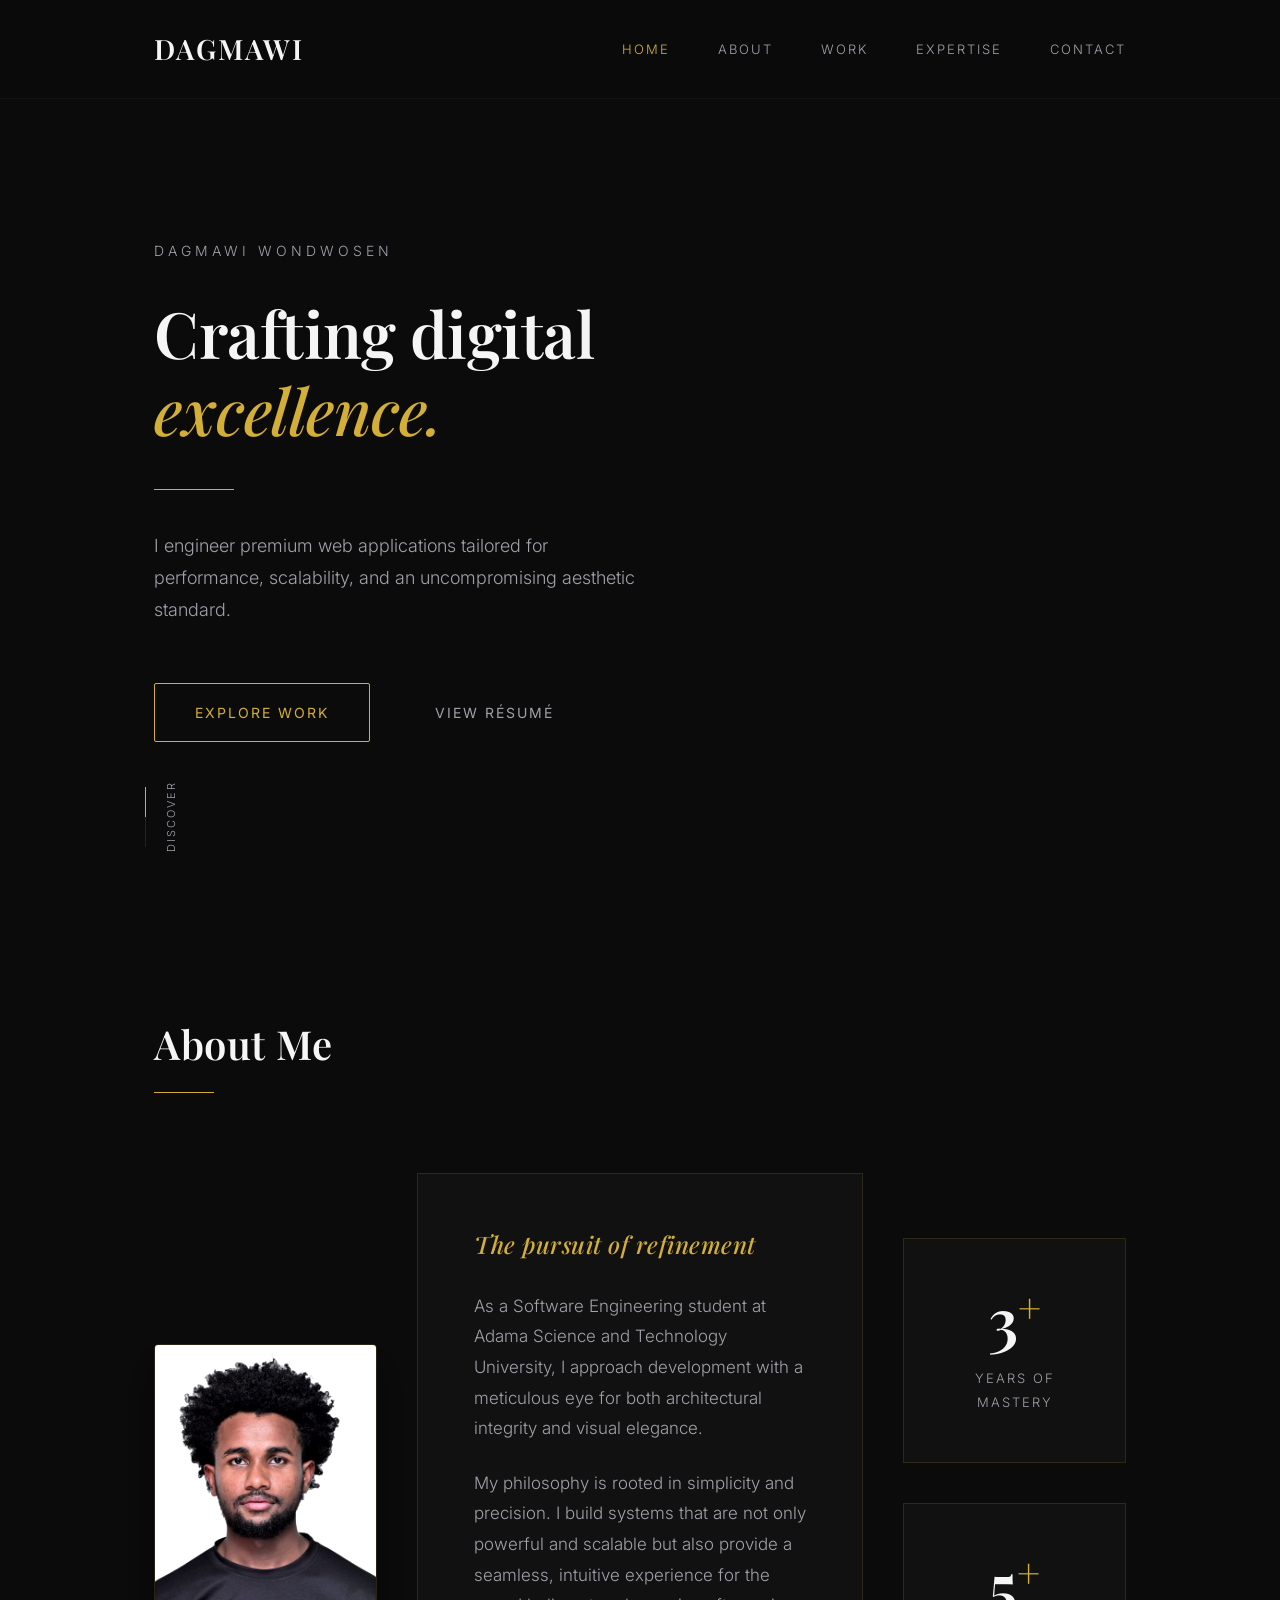
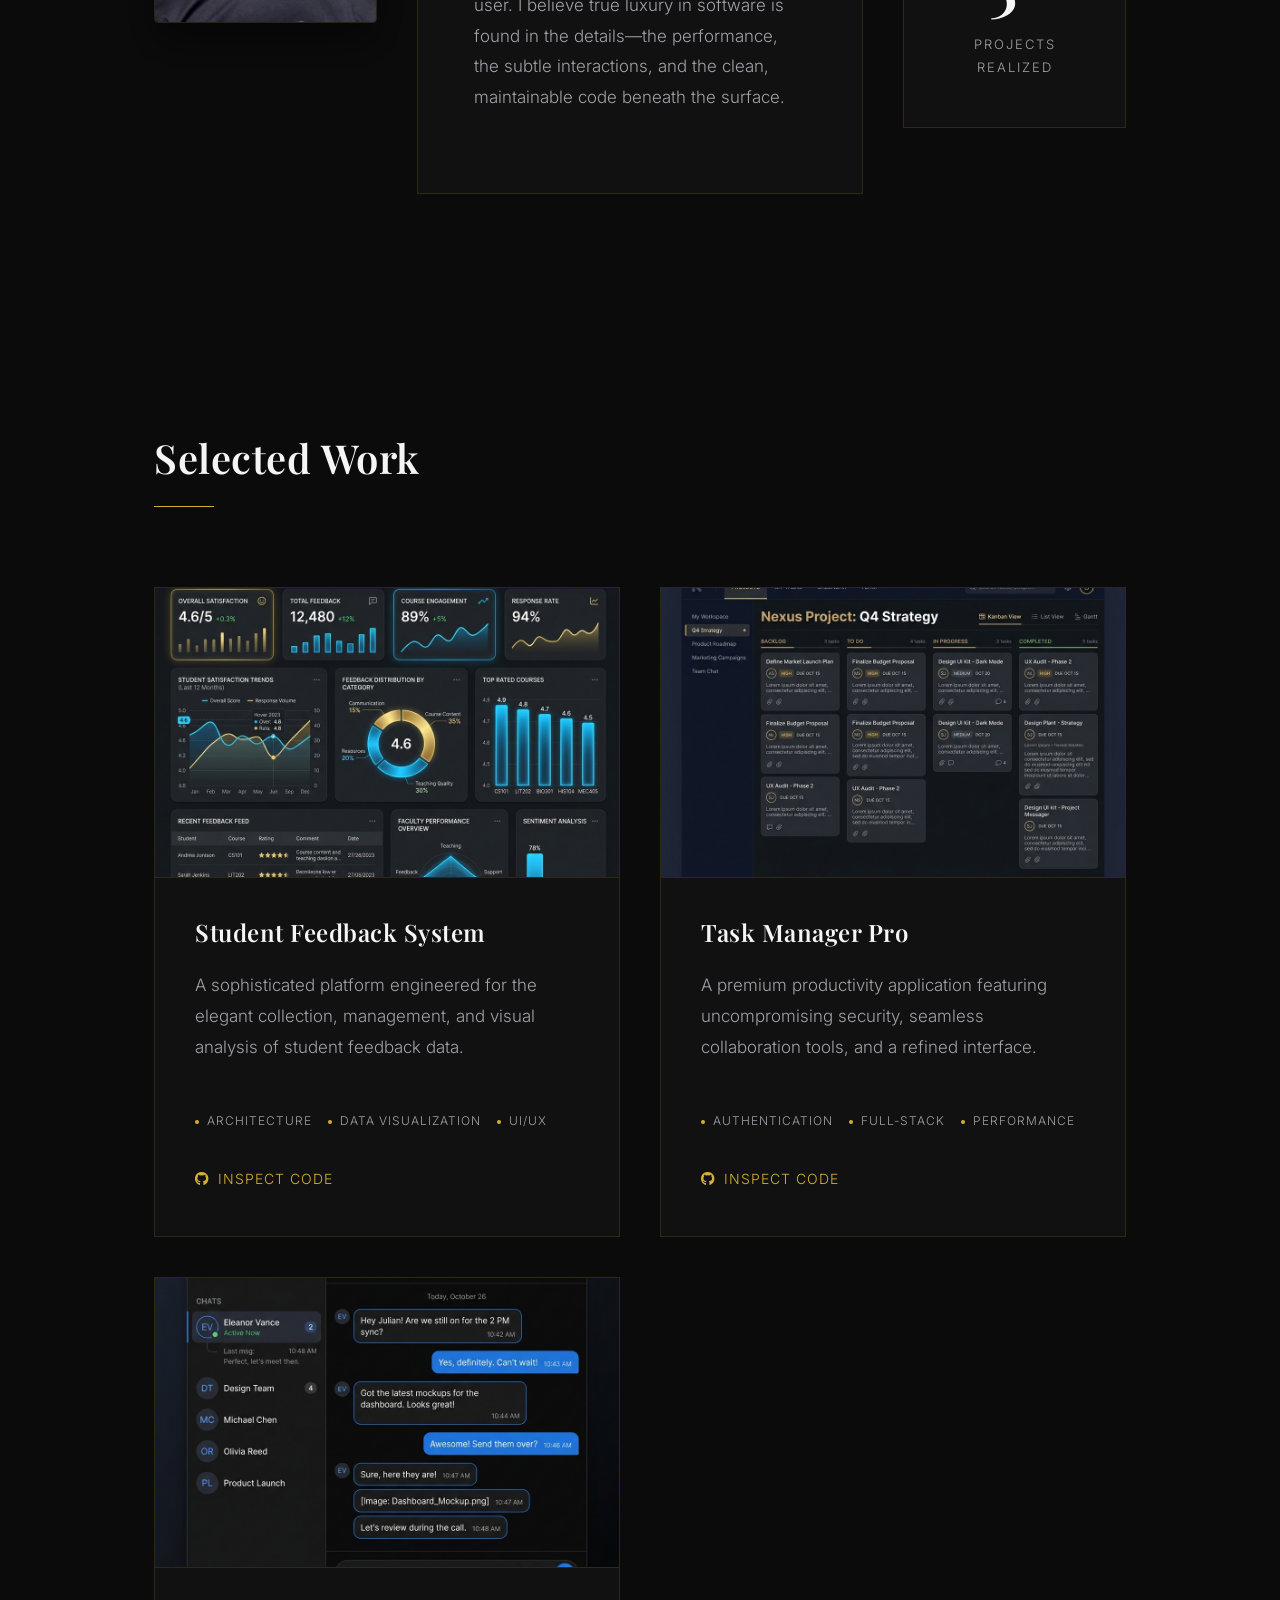
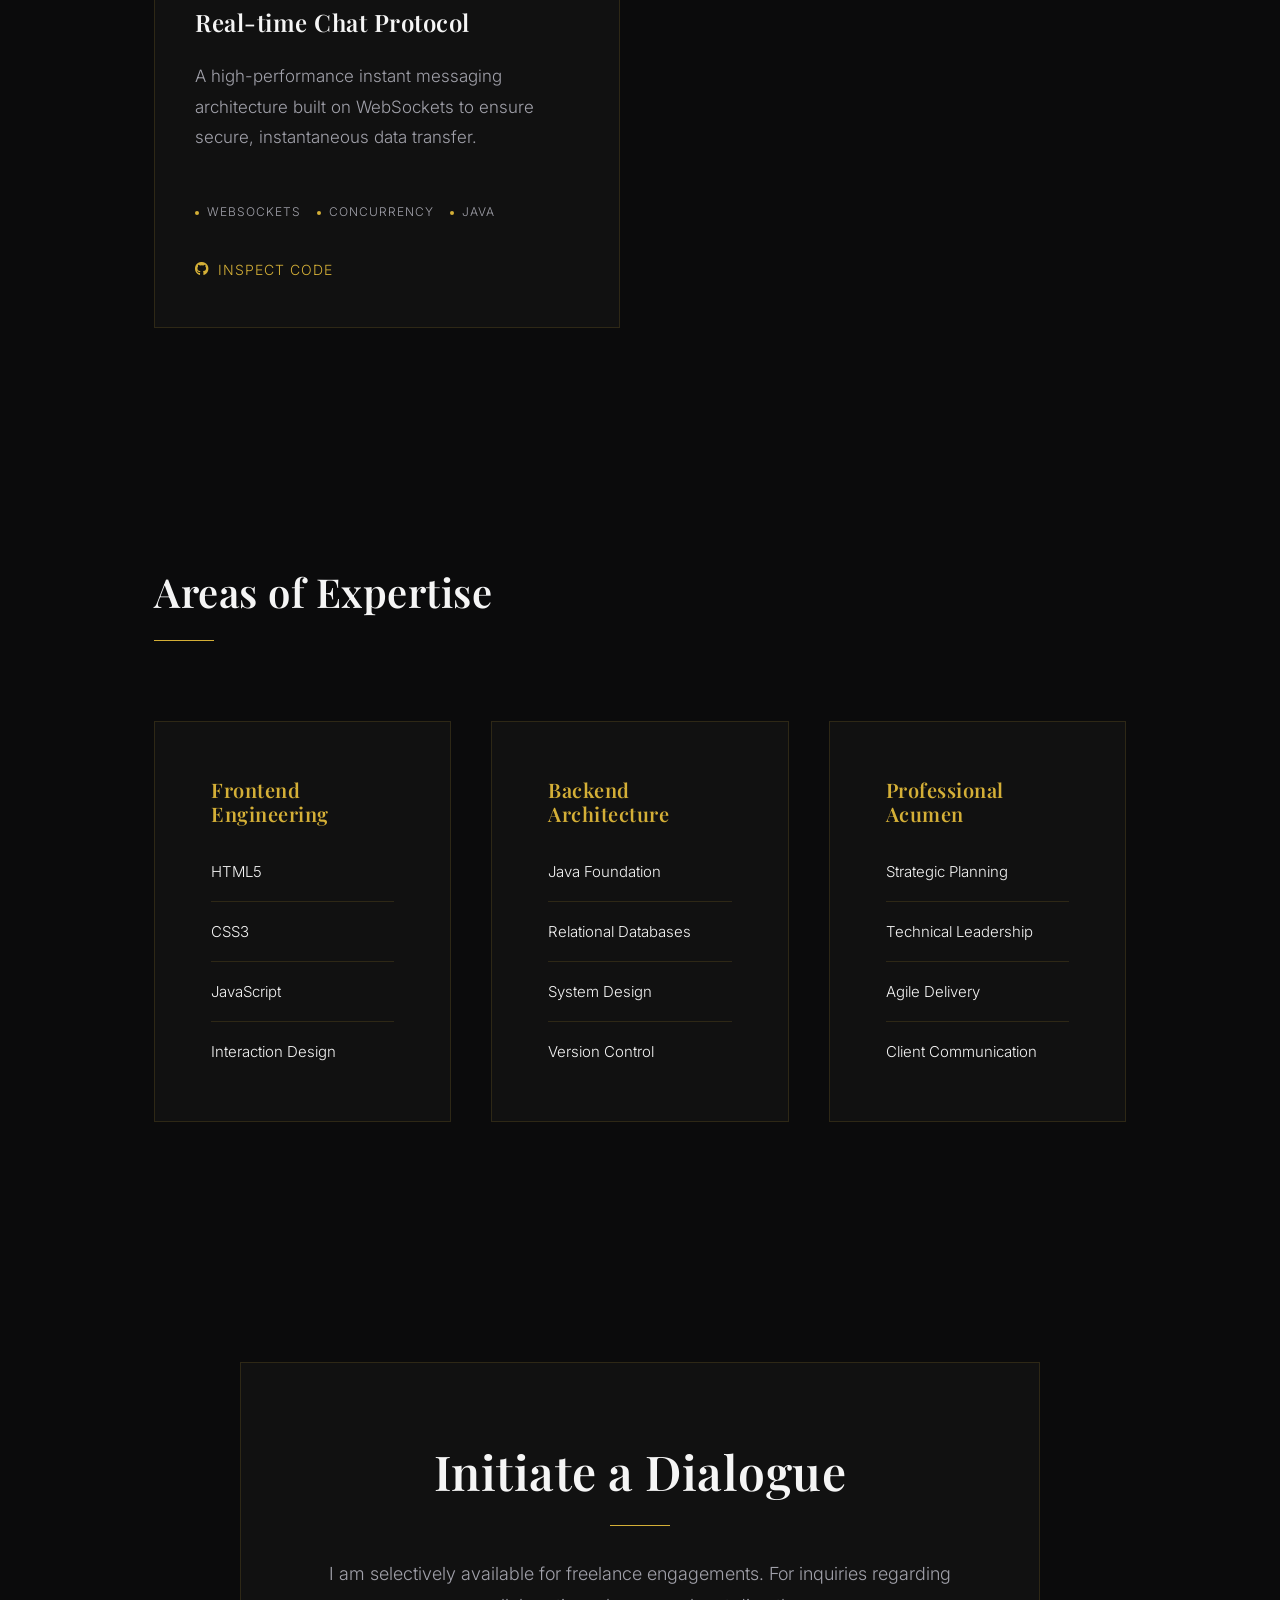
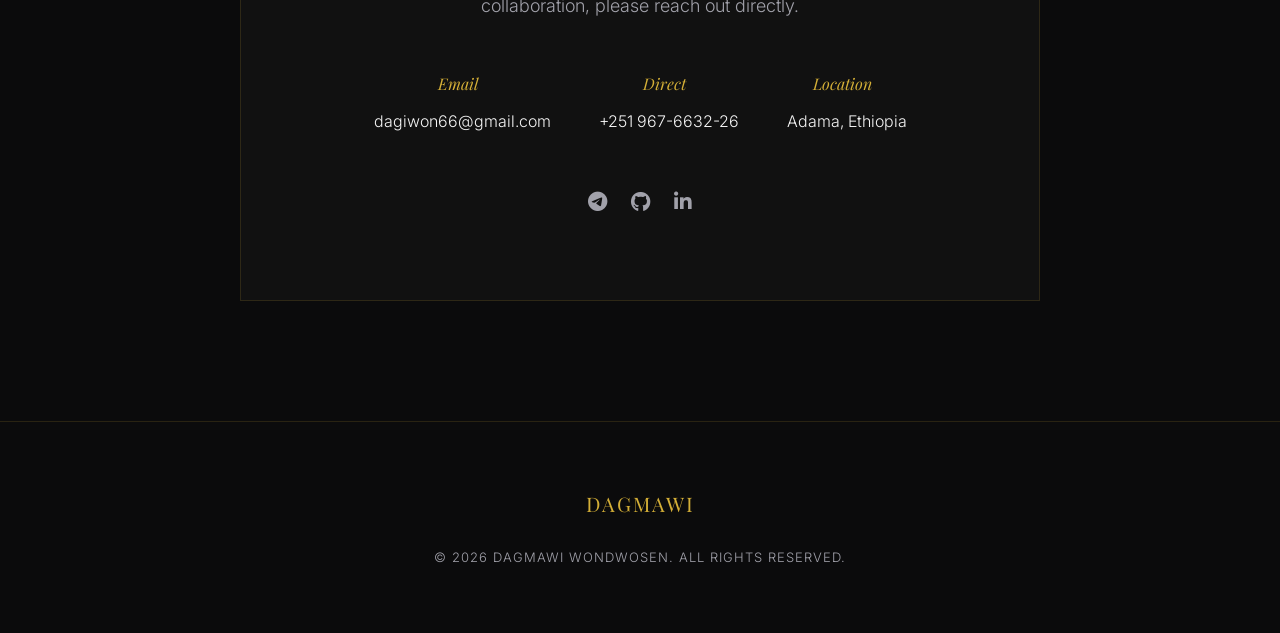
<file: index.html>
<!DOCTYPE html>
<html lang="en">

<head>
    <meta charset="UTF-8">
    <meta name="viewport" content="width=device-width, initial-scale=1.0">
    <title>Dagmawi Wondwosen | Web Developer</title>
    <!-- Fonts -->
    <link rel="preconnect" href="https://fonts.googleapis.com">
    <link rel="preconnect" href="https://fonts.gstatic.com" crossorigin>
    <link
        href="https://fonts.googleapis.com/css2?family=Inter:wght@300;400;500&family=Playfair+Display:ital,wght@0,500;0,600;0,700;1,500&display=swap"
        rel="stylesheet">
    <!-- Icons -->
    <link rel="stylesheet" href="https://cdnjs.cloudflare.com/ajax/libs/font-awesome/6.5.0/css/all.min.css">
    <!-- CSS -->
    <link rel="stylesheet" href="style.css">
</head>

<body>

    <!-- Header & Navigation -->
    <header>
        <nav class="main-nav">
            <a href="#home" class="logo">Dagmawi</a>
            <ul class="nav-links">
                <li><a href="#home" class="active">Home</a></li>
                <li><a href="#about">About</a></li>
                <li><a href="#projects">Work</a></li>
                <li><a href="#skills">Expertise</a></li>
                <li><a href="#contact">Contact</a></li>
            </ul>
            <div class="menu-toggle">
                <i class="fas fa-bars"></i>
            </div>
        </nav>
    </header>

    <main>
        <!-- Home / Hero Section -->
        <section id="home" class="hero">
            <div class="hero-content">
                <div class="hero-text">
                    <p class="greeting reveal-up">Dagmawi Wondwosen</p>
                    <h1 class="title reveal-up delay-1">
                        Crafting digital <br>
                        <em>excellence.</em>
                    </h1>
                    <div class="gold-line reveal-up delay-2"></div>
                    <p class="description reveal-up delay-3">
                        I engineer premium web applications tailored for performance, scalability, and an uncompromising
                        aesthetic standard.
                    </p>
                    <div class="hero-actions reveal-up delay-4">
                        <a href="#projects" class="btn primary-btn">
                            Explore Work
                        </a>
                        <a href="cv.html" target="_blank" class="btn secondary-btn">
                            View Résumé
                        </a>
                    </div>
                </div>
            </div>

            <div class="scroll-indicator">
                <div class="scroll-line"></div>
                <span>Discover</span>
            </div>
        </section>

        <!-- About Section -->
        <section id="about" class="about section-spacing">
            <div class="section-header reveal-up">
                <h2>About Me</h2>
                <div class="gold-divider"></div>
            </div>

            <div class="about-grid">
                <div class="about-image-container reveal-up">
                    <img src="images/profile.jpg" alt="Dagmawi Wondwosen" class="profile-image">
                </div>
                <div class="about-text luxury-card reveal-up delay-1">
                    <h3>The pursuit of refinement</h3>
                    <p>As a Software Engineering student at Adama Science and Technology University, I approach
                        development with a meticulous eye for both architectural integrity and visual elegance.</p>
                    <p>My philosophy is rooted in simplicity and precision. I build systems that are not only powerful
                        and scalable but also provide a seamless, intuitive experience for the user. I believe true
                        luxury in software is found in the details—the performance, the subtle interactions, and the
                        clean, maintainable code beneath the surface.</p>
                </div>
                <div class="stats-container">
                    <div class="stat-box luxury-card reveal-up delay-1">
                        <h3 class="stat-number">3<span class="gold-plus">+</span></h3>
                        <p class="stat-label">Years of Mastery</p>
                    </div>
                    <div class="stat-box luxury-card reveal-up delay-2">
                        <h3 class="stat-number">5<span class="gold-plus">+</span></h3>
                        <p class="stat-label">Projects Realized</p>
                    </div>
                </div>
            </div>
        </section>

        <!-- Projects Section -->
        <section id="projects" class="projects section-spacing">
            <div class="section-header reveal-up">
                <h2>Selected Work</h2>
                <div class="gold-divider"></div>
            </div>

            <div class="project-showcase">
                <!-- Project 1 -->
                <div class="project-card luxury-card reveal-up">
                    <div class="project-image-wrapper">
                        <img src="images/project1.png" alt="Student Feedback System" class="project-image">
                    </div>
                    <div class="project-content">
                        <h3>Student Feedback System</h3>
                        <p>A sophisticated platform engineered for the elegant collection, management, and visual
                            analysis of student feedback data.</p>
                        <div class="project-tags">
                            <span>Architecture</span>
                            <span>Data Visualization</span>
                            <span>UI/UX</span>
                        </div>
                        <div class="project-links mt-32">
                            <a href="https://github.com/dreykov69/Student-Feedback-and-evaluation-System"
                                target="_blank" rel="noopener noreferrer" class="btn-text">
                                <i class="fab fa-github"></i> Inspect Code
                            </a>
                        </div>
                    </div>
                </div>

                <!-- Project 2 -->
                <div class="project-card luxury-card reveal-up delay-1">
                    <div class="project-image-wrapper">
                        <img src="images/project2.png" alt="Task Manager Pro" class="project-image">
                    </div>
                    <div class="project-content">
                        <h3>Task Manager Pro</h3>
                        <p>A premium productivity application featuring uncompromising security, seamless collaboration
                            tools, and a refined interface.</p>
                        <div class="project-tags">
                            <span>Authentication</span>
                            <span>Full-Stack</span>
                            <span>Performance</span>
                        </div>
                        <div class="project-links mt-32">
                            <a href="https://github.com/dreykov69/Task-Manager" target="_blank"
                                rel="noopener noreferrer" class="btn-text">
                                <i class="fab fa-github"></i> Inspect Code
                            </a>
                        </div>
                    </div>
                </div>

                <!-- Project 3 -->
                <div class="project-card luxury-card reveal-up delay-2">
                    <div class="project-image-wrapper">
                        <img src="images/project3.png" alt="Real-time Chat Protocol" class="project-image">
                    </div>
                    <div class="project-content">
                        <h3>Real-time Chat Protocol</h3>
                        <p>A high-performance instant messaging architecture built on WebSockets to ensure secure,
                            instantaneous data transfer.</p>
                        <div class="project-tags">
                            <span>WebSockets</span>
                            <span>Concurrency</span>
                            <span>Java</span>
                        </div>
                        <div class="project-links mt-32">
                            <a href="https://github.com/dreykov69/Chat-App" target="_blank" rel="noopener noreferrer"
                                class="btn-text">
                                <i class="fab fa-github"></i> Inspect Code
                            </a>
                        </div>
                    </div>
                </div>
            </div>
        </section>

        <!-- Skills Section -->
        <section id="skills" class="skills section-spacing">
            <div class="section-header reveal-up">
                <h2>Areas of Expertise</h2>
                <div class="gold-divider"></div>
            </div>

            <div class="skills-grid">
                <div class="skill-category luxury-card reveal-up">
                    <h3>Frontend Engineering</h3>
                    <div class="skill-tags">
                        <span>HTML5</span>
                        <span>CSS3</span>
                        <span>JavaScript</span>
                        <span>Interaction Design</span>
                    </div>
                </div>
                <div class="skill-category luxury-card reveal-up delay-1">
                    <h3>Backend Architecture</h3>
                    <div class="skill-tags">
                        <span>Java Foundation</span>
                        <span>Relational Databases</span>
                        <span>System Design</span>
                        <span>Version Control</span>
                    </div>
                </div>
                <div class="skill-category luxury-card reveal-up delay-2">
                    <h3>Professional Acumen</h3>
                    <div class="skill-tags">
                        <span>Strategic Planning</span>
                        <span>Technical Leadership</span>
                        <span>Agile Delivery</span>
                        <span>Client Communication</span>
                    </div>
                </div>
            </div>
        </section>

        <!-- Contact Section -->
        <section id="contact" class="contact section-spacing">
            <div class="contact-card luxury-card reveal-up">
                <div class="contact-info">
                    <h2>Initiate a Dialogue</h2>
                    <div class="gold-divider center"></div>
                    <p class="mt-32">I am selectively available for freelance engagements. For inquiries regarding
                        collaboration, please reach out directly.</p>

                    <div class="contact-links mt-48">
                        <a href="mailto:dagiwon66@gmail.com" class="contact-item">
                            <span class="gold-accent">Email</span> dagiwon66@gmail.com
                        </a>
                        <a href="tel:+251967663226" class="contact-item">
                            <span class="gold-accent">Direct</span> +251 967-6632-26
                        </a>
                        <div class="contact-item">
                            <span class="gold-accent">Location</span> Adama, Ethiopia
                        </div>
                    </div>

                    <div class="social-links mt-48">
                        <a href="https://t.me/Dagmawi69" target="_blank" rel="noopener noreferrer"
                            aria-label="Telegram"><i class="fab fa-telegram"></i></a>
                        <a href="https://github.com/dreykov69" target="_blank" rel="noopener noreferrer"
                            aria-label="Github"><i class="fab fa-github"></i></a>
                        <a href="https://www.linkedin.com/in/dagmawi-wondwosen-0b7346319/" target="_blank"
                            rel="noopener noreferrer" aria-label="LinkedIn"><i class="fab fa-linkedin-in"></i></a>
                    </div>
                </div>
            </div>
        </section>
    </main>

    <footer>
        <div class="footer-container">
            <a href="#home" class="logo-small">Dagmawi</a>
            <p>&copy; 2026 Dagmawi Wondwosen. All rights reserved.</p>
        </div>
    </footer>

    <script src="script.js"></script>
</body>

</html>
</file>
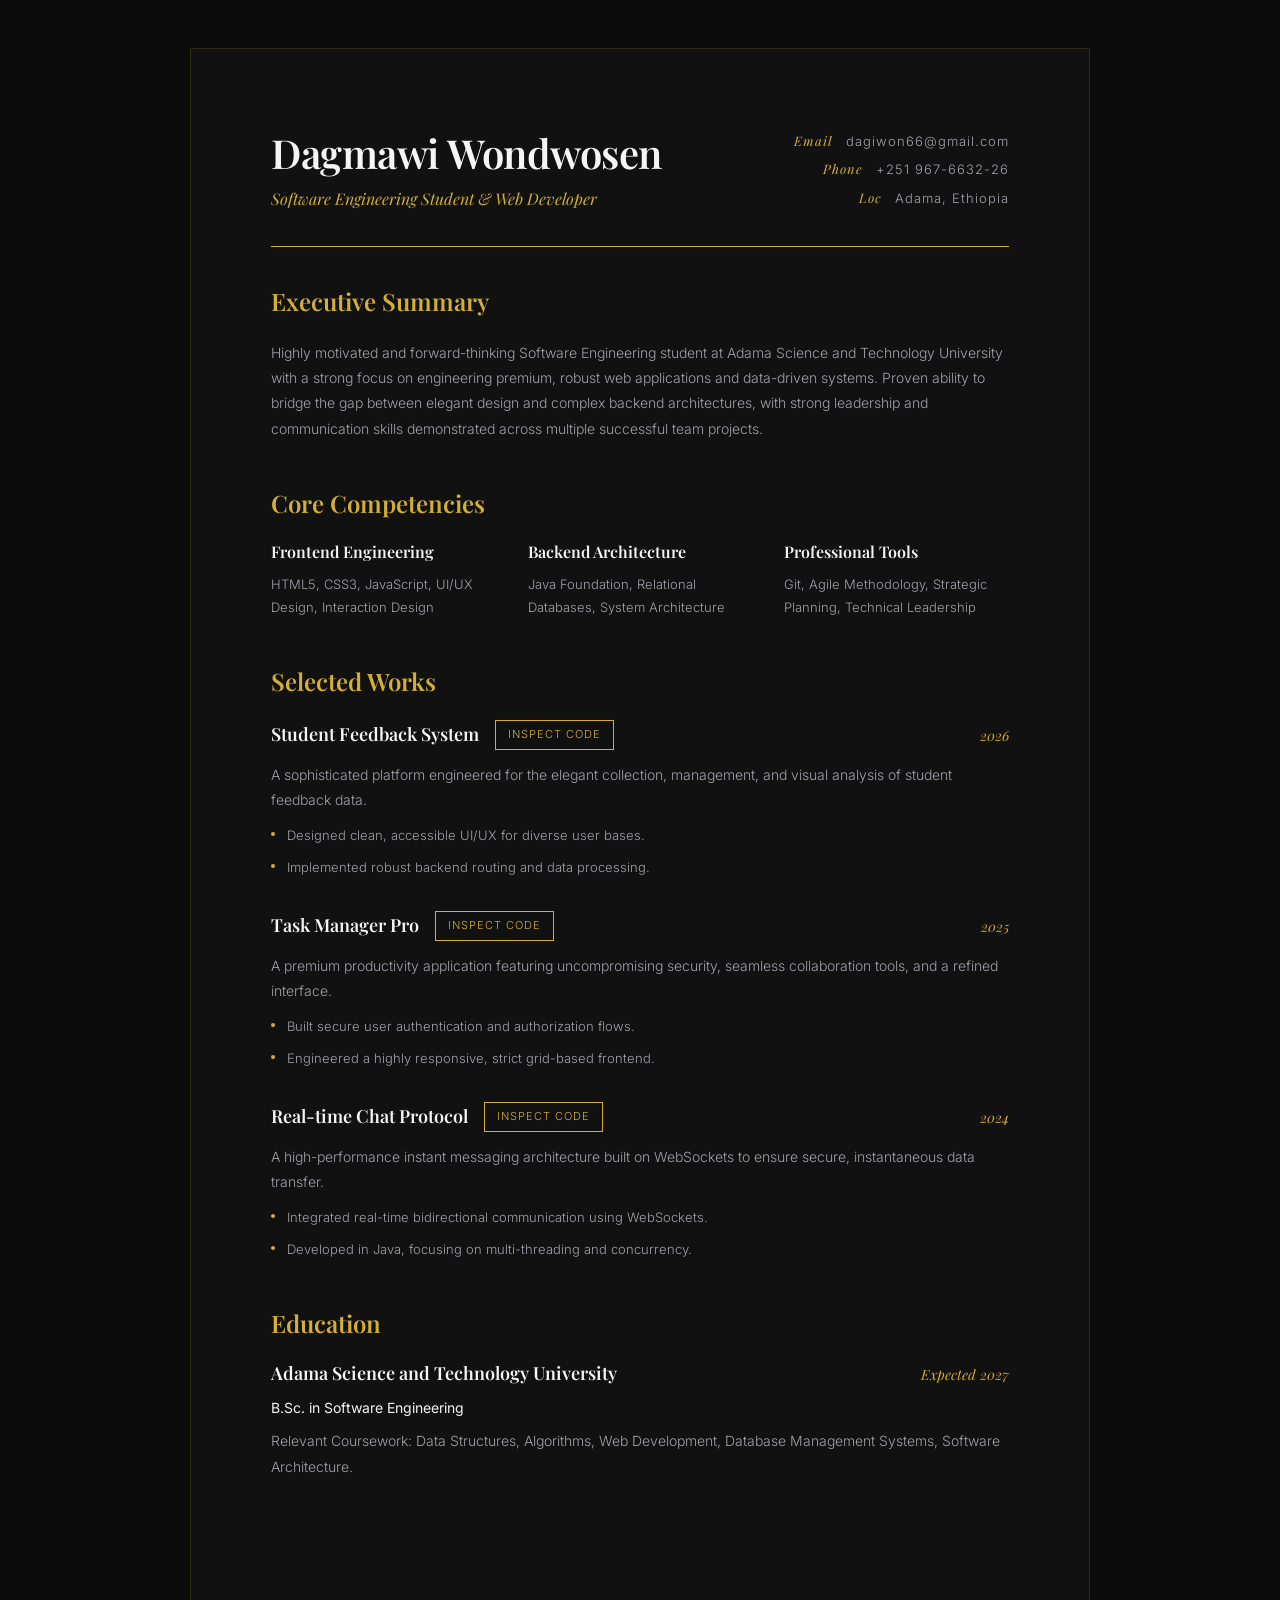
<file: cv.html>
<!DOCTYPE html>
<html lang="en">
<head>
    <meta charset="UTF-8">
    <meta name="viewport" content="width=device-width, initial-scale=1.0">
    <title>Dagmawi Wondwosen - Résumé</title>
    <!-- Fonts -->
    <link rel="preconnect" href="https://fonts.googleapis.com">
    <link rel="preconnect" href="https://fonts.gstatic.com" crossorigin>
    <link href="https://fonts.googleapis.com/css2?family=Inter:wght@300;400;500&family=Playfair+Display:ital,wght@0,500;0,600;0,700;1,500&display=swap" rel="stylesheet">
    <!-- Icons -->
    <link rel="stylesheet" href="https://cdnjs.cloudflare.com/ajax/libs/font-awesome/6.5.0/css/all.min.css">
    <!-- CSS -->
    <link rel="stylesheet" href="cv.css">
</head>
<body>
    <div class="cv-container">
        <!-- Header -->
        <header class="cv-header">
            <div class="header-left">
                <h1>Dagmawi Wondwosen</h1>
                <p class="title">Software Engineering Student & Web Developer</p>
            </div>
            <div class="header-right">
                <p><span class="gold-accent">Email</span> dagiwon66@gmail.com</p>
                <p><span class="gold-accent">Phone</span> +251 967-6632-26</p>
                <p><span class="gold-accent">Loc</span> Adama, Ethiopia</p>
            </div>
        </header>

        <div class="gold-divider"></div>

        <!-- Professional Summary -->
        <section class="cv-section">
            <h2>Executive Summary</h2>
            <p>
                Highly motivated and forward-thinking Software Engineering student at Adama Science and Technology University with a strong focus on engineering premium, robust web applications and data-driven systems. Proven ability to bridge the gap between elegant design and complex backend architectures, with strong leadership and communication skills demonstrated across multiple successful team projects.
            </p>
        </section>

        <!-- Technical Skills -->
        <section class="cv-section">
            <h2>Core Competencies</h2>
            <div class="skills-grid">
                <div class="skill-group">
                    <h3>Frontend Engineering</h3>
                    <p>HTML5, CSS3, JavaScript, UI/UX Design, Interaction Design</p>
                </div>
                <div class="skill-group">
                    <h3>Backend Architecture</h3>
                    <p>Java Foundation, Relational Databases, System Architecture</p>
                </div>
                <div class="skill-group">
                    <h3>Professional Tools</h3>
                    <p>Git, Agile Methodology, Strategic Planning, Technical Leadership</p>
                </div>
            </div>
        </section>

        <!-- Selected Projects -->
        <section class="cv-section">
            <h2>Selected Works</h2>
            
            <div class="project-item">
                <div class="project-header">
                    <div class="project-title-group">
                        <h3>Student Feedback System</h3>
                        <a href="https://github.com/dreykov69/Student-Feedback-and-evaluation-System" class="project-link" target="_blank">Inspect Code</a>
                    </div>
                    <span class="project-date">2026</span>
                </div>
                <p>A sophisticated platform engineered for the elegant collection, management, and visual analysis of student feedback data.</p>
                <ul class="project-bullets">
                    <li>Designed clean, accessible UI/UX for diverse user bases.</li>
                    <li>Implemented robust backend routing and data processing.</li>
                </ul>
            </div>

            <div class="project-item">
                <div class="project-header">
                     <div class="project-title-group">
                        <h3>Task Manager Pro</h3>
                        <a href="https://github.com/dreykov69/Task-Manager" class="project-link" target="_blank">Inspect Code</a>
                    </div>
                    <span class="project-date">2025</span>
                </div>
                <p>A premium productivity application featuring uncompromising security, seamless collaboration tools, and a refined interface.</p>
                <ul class="project-bullets">
                    <li>Built secure user authentication and authorization flows.</li>
                    <li>Engineered a highly responsive, strict grid-based frontend.</li>
                </ul>
            </div>

            <div class="project-item">
                 <div class="project-header">
                    <div class="project-title-group">
                        <h3>Real-time Chat Protocol</h3>
                        <a href="https://github.com/dreykov69/Chat-App" class="project-link" target="_blank">Inspect Code</a>
                    </div>
                    <span class="project-date">2024</span>
                </div>
                <p>A high-performance instant messaging architecture built on WebSockets to ensure secure, instantaneous data transfer.</p>
                <ul class="project-bullets">
                    <li>Integrated real-time bidirectional communication using WebSockets.</li>
                    <li>Developed in Java, focusing on multi-threading and concurrency.</li>
                </ul>
            </div>
        </section>

        <!-- Education -->
        <section class="cv-section">
            <h2>Education</h2>
            <div class="education-item">
                <div class="education-header">
                    <h3>Adama Science and Technology University</h3>
                    <span class="education-date">Expected 2027</span>
                </div>
                <p class="degree">B.Sc. in Software Engineering</p>
                <p>Relevant Coursework: Data Structures, Algorithms, Web Development, Database Management Systems, Software Architecture.</p>
            </div>
        </section>

    </div>
</body>
</html>
</file>
<file: style.css>
:root {
    /* Colors - Premium Luxury Theme */
    --bg-base: #0b0b0c;      /* Deep black */
    --bg-surface: #111111;   /* Near black for cards */
    
    --text-primary: #f5f5f5; /* Soft white */
    --text-secondary: #a1a1aa; /* Muted gray */
    
    --accent-gold: #d4af37;  /* Warm gold */
    --accent-gold-dark: #aa8c2c; /* Darker gold for borders/hover */
    --gold-gradient: linear-gradient(135deg, #d4af37, #f59e0b);
    
    --border-subtle: rgba(212, 175, 55, 0.15); /* Very faint gold border */
    
    /* Typography */
    --font-heading: 'Playfair Display', serif;
    --font-body: 'Inter', sans-serif;
    
    /* Layout */
    --max-width: 1100px;
    --section-padding: 120px; /* Massive spacing for luxury feel */
}

* {
    margin: 0;
    padding: 0;
    box-sizing: border-box;
}

html {
    scroll-behavior: smooth;
    background-color: var(--bg-base);
}

body {
    font-family: var(--font-body);
    background-color: var(--bg-base);
    color: var(--text-primary);
    line-height: 1.8;
    font-size: 16px;
    font-weight: 300;
    -webkit-font-smoothing: antialiased;
    -moz-osx-font-smoothing: grayscale;
}

/* Typography Hierarchy */
h1, h2, h3, h4, .logo {
    font-family: var(--font-heading);
    color: var(--text-primary);
    line-height: 1.2;
    font-weight: 600;
}

h1 { 
    font-size: clamp(40px, 6vw, 64px); 
    letter-spacing: -0.5px;
}

h1 em {
    color: var(--accent-gold);
    font-style: italic;
    font-weight: 500;
}

h2 { 
    font-size: 40px; 
    letter-spacing: 0.5px;
}

h3 { 
    font-size: 24px; 
    letter-spacing: 0.5px;
    color: var(--accent-gold);
}

p {
    color: var(--text-secondary);
    font-size: 17px;
    line-height: 1.8;
    margin-bottom: 24px;
}

.gold-accent {
    color: var(--accent-gold);
    font-family: var(--font-heading);
    font-style: italic;
    margin-right: 8px;
}

/* Layout & Spacing */
.section-spacing {
    padding: var(--section-padding) 5%;
    max-width: var(--max-width);
    margin: 0 auto;
}

.section-header {
    margin-bottom: 80px;
}

.gold-divider {
    width: 60px;
    height: 1px;
    background: var(--accent-gold);
    margin-top: 24px;
}

.gold-divider.center {
    margin: 24px auto 0;
}

.mt-32 { margin-top: 32px; }
.mt-48 { margin-top: 48px; }

/* UI Components */
.btn {
    display: inline-flex;
    align-items: center;
    justify-content: center;
    padding: 16px 40px;
    font-family: var(--font-body);
    font-weight: 400;
    font-size: 14px;
    letter-spacing: 2px;
    text-transform: uppercase;
    text-decoration: none;
    transition: all 0.4s ease;
    cursor: pointer;
    border-radius: 2px;
}

.primary-btn {
    background-color: transparent;
    color: var(--accent-gold);
    border: 1px solid var(--accent-gold);
    position: relative;
    overflow: hidden;
    z-index: 1;
}

.primary-btn::before {
    content: '';
    position: absolute;
    top: 0; left: 0; width: 100%; height: 100%;
    background-color: var(--accent-gold);
    z-index: -1;
    transform: scaleX(0);
    transform-origin: right;
    transition: transform 0.4s ease;
}

.primary-btn:hover {
    color: var(--bg-base);
}

.primary-btn:hover::before {
    transform: scaleX(1);
    transform-origin: left;
}

.secondary-btn {
    background-color: transparent;
    color: var(--text-secondary);
    border: 1px solid transparent;
}

.secondary-btn:hover {
    color: var(--text-primary);
}

.btn-text {
    font-family: var(--font-body);
    font-size: 14px;
    color: var(--accent-gold);
    text-decoration: none;
    text-transform: uppercase;
    letter-spacing: 1px;
    display: inline-flex;
    align-items: center;
    gap: 8px;
    transition: color 0.3s ease;
    padding-bottom: 4px;
    border-bottom: 1px solid transparent;
}

.btn-text:hover {
    color: var(--text-primary);
    border-bottom-color: var(--text-primary);
}

/* Luxury Cards */
.luxury-card {
    background-color: var(--bg-surface);
    border: 1px solid var(--border-subtle);
    padding: 56px;
    transition: border-color 0.5s ease, transform 0.5s ease;
}

.luxury-card:hover {
    border-color: rgba(212, 175, 55, 0.4);
}

/* Header & Navigation */
header {
    position: fixed;
    top: 0; width: 100%;
    z-index: 100;
    background-color: rgba(11, 11, 12, 0.95);
    border-bottom: 1px solid rgba(255, 255, 255, 0.03);
}

.main-nav {
    display: flex;
    justify-content: space-between;
    align-items: center;
    max-width: var(--max-width);
    margin: 0 auto;
    padding: 32px 5%;
}

.logo {
    font-size: 28px;
    letter-spacing: 2px;
    text-decoration: none;
    text-transform: uppercase;
}

.nav-links {
    display: flex;
    gap: 48px;
    list-style: none;
}

.nav-links a {
    color: var(--text-secondary);
    text-decoration: none;
    font-size: 13px;
    text-transform: uppercase;
    letter-spacing: 2px;
    transition: color 0.3s ease;
}

.nav-links a:hover, .nav-links a.active {
    color: var(--accent-gold);
}

.menu-toggle {
    display: none;
    font-size: 24px;
    cursor: pointer;
    color: var(--accent-gold);
}

/* Hero Section */
.hero {
    min-height: 100vh;
    display: flex;
    flex-direction: column;
    justify-content: center;
    position: relative;
    padding: 0 5%;
    max-width: var(--max-width);
    margin: 0 auto;
}

.hero-content {
    margin-top: 80px;
}

.greeting {
    font-family: var(--font-body);
    font-size: 14px;
    text-transform: uppercase;
    letter-spacing: 4px;
    color: var(--text-secondary);
    margin-bottom: 32px;
}

.gold-line {
    width: 80px;
    height: 1px;
    background: var(--accent-gold);
    margin: 40px 0;
}

.hero .description {
    max-width: 500px;
    margin-bottom: 56px;
    font-size: 18px;
}

.hero-actions {
    display: flex;
    gap: 24px;
    align-items: center;
}

/* Scroll Indicator */
.scroll-indicator {
    position: absolute;
    bottom: 48px;
    left: 5%;
    display: flex;
    align-items: center;
    gap: 16px;
}

.scroll-line {
    width: 1px;
    height: 60px;
    background-color: var(--border-subtle);
    position: relative;
    overflow: hidden;
}

.scroll-line::after {
    content: '';
    position: absolute;
    top: 0; left: 0;
    width: 100%; height: 50%;
    background-color: var(--accent-gold);
    animation: scrollLine 2s infinite ease-in-out;
}

@keyframes scrollLine {
    0% { transform: translateY(-100%); }
    100% { transform: translateY(200%); }
}

.scroll-indicator span {
    font-size: 11px;
    color: var(--text-secondary);
    text-transform: uppercase;
    letter-spacing: 2px;
    writing-mode: vertical-rl;
    transform: rotate(180deg);
}

/* About Section */
.about-grid {
    display: grid;
    grid-template-columns: 1fr 2fr 1fr;
    gap: 40px;
    align-items: center;
}

.about-image-container {
    width: 100%;
    height: 100%;
    display: flex;
    justify-content: center;
    align-items: center;
}

.profile-image {
    width: 100%;
    max-width: 300px;
    aspect-ratio: 4/5;
    object-fit: cover;
    border-radius: 4px;
    border: 1px solid var(--border-subtle);
    box-shadow: 0 20px 40px rgba(0,0,0,0.5);
    filter: grayscale(20%) contrast(1.1);
    transition: filter 0.5s ease, transform 0.5s ease, border-color 0.5s ease;
}

.profile-image:hover {
    filter: grayscale(0%) contrast(1);
    transform: translateY(-5px);
    border-color: rgba(212, 175, 55, 0.4);
}

.about-text h3 {
    margin-bottom: 32px;
    font-style: italic;
    font-weight: 500;
}

.stats-container {
    display: flex;
    flex-direction: column;
    gap: 40px;
}

.stat-box {
    display: flex;
    flex-direction: column;
    justify-content: center;
    align-items: center;
    text-align: center;
    padding: 48px;
}

.stat-number {
    font-size: 64px;
    font-family: var(--font-heading);
    color: var(--text-primary);
    line-height: 1;
    margin-bottom: 16px;
}

.gold-plus {
    color: var(--accent-gold);
    font-size: 40px;
    vertical-align: super;
}

.stat-label {
    font-size: 13px;
    text-transform: uppercase;
    letter-spacing: 2px;
    margin-bottom: 0;
}

/* Projects Section */
.project-showcase {
    display: grid;
    grid-template-columns: repeat(auto-fit, minmax(320px, 1fr));
    gap: 40px;
}

.project-card {
    display: flex;
    flex-direction: column;
    padding: 0;
    overflow: hidden;
}

.project-image-wrapper {
    width: 100%;
    aspect-ratio: 16/10;
    overflow: hidden;
    border-bottom: 1px solid var(--border-subtle);
}

.project-image {
    width: 100%;
    height: 100%;
    object-fit: cover;
    transition: transform 0.7s ease;
}

.project-card:hover .project-image {
    transform: scale(1.05);
}

.project-content {
    padding: 40px;
    display: flex;
    flex-direction: column;
    flex-grow: 1;
}

.project-content h3 {
    margin-bottom: 24px;
    color: var(--text-primary);
}

.project-content p {
    flex-grow: 1;
}

.project-tags {
    display: flex;
    flex-wrap: wrap;
    gap: 16px;
    margin-top: 24px;
}

.project-tags span {
    font-size: 12px;
    color: var(--text-secondary);
    text-transform: uppercase;
    letter-spacing: 1px;
}

.project-tags span::before {
    content: '';
    display: inline-block;
    width: 4px; height: 4px;
    background-color: var(--accent-gold);
    border-radius: 50%;
    margin-right: 8px;
    vertical-align: middle;
}

/* Skills Section */
.skills-grid {
    display: grid;
    grid-template-columns: repeat(auto-fit, minmax(280px, 1fr));
    gap: 40px;
}

.skill-category h3 {
    margin-bottom: 32px;
    font-size: 20px;
}

.skill-tags {
    display: flex;
    flex-direction: column;
    gap: 16px;
}

.skill-tags span {
    color: var(--text-primary);
    font-size: 15px;
    border-bottom: 1px solid var(--border-subtle);
    padding-bottom: 16px;
}

.skill-tags span:last-child {
    border-bottom: none;
    padding-bottom: 0;
}

/* Contact Section */
.contact-card {
    max-width: 800px;
    margin: 0 auto;
    text-align: center;
    padding: 80px 40px;
}

.contact-info h2 {
    font-size: 48px;
}

.contact-info p {
    font-size: 18px;
}

.contact-links {
    display: flex;
    justify-content: center;
    gap: 48px;
    flex-wrap: wrap;
}

.contact-item {
    display: flex;
    flex-direction: column;
    align-items: center;
    gap: 8px;
    color: var(--text-primary);
    text-decoration: none;
    font-size: 16px;
    transition: color 0.3s ease;
}

.contact-item:hover {
    color: var(--accent-gold);
}

.social-links {
    display: flex;
    justify-content: center;
    gap: 24px;
}

.social-links a {
    color: var(--text-secondary);
    text-decoration: none;
    font-size: 20px;
    transition: color 0.3s ease;
}

.social-links a:hover {
    color: var(--accent-gold);
}

/* Footer */
footer {
    border-top: 1px solid var(--border-subtle);
    padding: 64px 5%;
}

.footer-container {
    max-width: var(--max-width);
    margin: 0 auto;
    display: flex;
    flex-direction: column;
    align-items: center;
    gap: 24px;
}

.logo-small {
    font-family: var(--font-heading);
    font-size: 20px;
    letter-spacing: 2px;
    text-decoration: none;
    text-transform: uppercase;
    color: var(--accent-gold);
}

.footer-container p {
    font-size: 13px;
    margin-bottom: 0;
    text-transform: uppercase;
    letter-spacing: 1px;
}

/* Animations */
.reveal-up {
    opacity: 0;
    transform: translateY(30px);
    transition: opacity 1s cubic-bezier(0.16, 1, 0.3, 1), transform 1s cubic-bezier(0.16, 1, 0.3, 1);
}

.reveal-up.active {
    opacity: 1;
    transform: translateY(0);
}

.delay-1 { transition-delay: 0.15s; }
.delay-2 { transition-delay: 0.3s; }
.delay-3 { transition-delay: 0.45s; }
.delay-4 { transition-delay: 0.6s; }

/* Responsive */
@media (max-width: 968px) {
    .section-spacing { padding: 80px 5%; }
    h2 { font-size: 36px; }
    .about-grid { grid-template-columns: 1fr; }
    .stats-container { flex-direction: row; gap: 24px; }
    .stat-box { flex: 1; padding: 32px; }
}

@media (max-width: 768px) {
    .section-spacing { padding: 60px 5%; }
    
    /* Mobile Navigation */
    .menu-toggle { display: block; z-index: 1000; position: relative; }
    .nav-links {
        position: fixed;
        top: 0;
        right: -100%;
        width: 250px;
        height: 100vh;
        background-color: rgba(11, 11, 12, 0.98);
        flex-direction: column;
        justify-content: center;
        align-items: center;
        transition: right 0.4s cubic-bezier(0.16, 1, 0.3, 1);
        z-index: 999;
        border-left: 1px solid var(--border-subtle);
        box-shadow: -10px 0 30px rgba(0,0,0,0.5);
    }
    .nav-links.nav-active { right: 0; }
    .nav-links li { margin: 24px 0; }
    
    .hero .description { font-size: 16px; margin-bottom: 40px; }
    .hero-actions { flex-direction: column; align-items: stretch; gap: 16px; }
    .hero-actions .btn { width: 100%; text-align: center; }
    
    .contact-links { flex-direction: column; gap: 32px; }
    .luxury-card { padding: 32px; }
    
    .project-showcase { grid-template-columns: 1fr; }
    .skills-grid { grid-template-columns: 1fr; }
    
    .contact-info h2 { font-size: 32px; }
}

@media (max-width: 480px) {
    .section-spacing { padding: 50px 5%; }
    .stats-container { flex-direction: column; }
    h2 { font-size: 28px; }
    .luxury-card { padding: 24px; }
    .stat-box { padding: 24px; }
    .project-content { padding: 24px; }
    .btn { padding: 14px 24px; }
    .hero-content { margin-top: 40px; }
    .profile-image { max-width: 100%; }
}
</file>
<file: cv.css>
:root {
    /* Luxury Print/Screen Theme */
    --bg-base: #0b0b0c;
    --text-primary: #f5f5f5;
    --text-secondary: #a1a1aa;
    --accent-gold: #d4af37;
    --border-subtle: rgba(212, 175, 55, 0.15);
    
    --font-heading: 'Playfair Display', serif;
    --font-body: 'Inter', sans-serif;
}

* {
    margin: 0;
    padding: 0;
    box-sizing: border-box;
}

body {
    background-color: var(--bg-base);
    color: var(--text-primary);
    font-family: var(--font-body);
    line-height: 1.8;
    font-size: 14px;
    font-weight: 300;
    -webkit-font-smoothing: antialiased;
}

.cv-container {
    max-width: 900px;
    margin: 48px auto;
    background-color: #111111; /* Solid dark card */
    padding: 80px;
    border: 1px solid var(--border-subtle);
}

h1, h2, h3 {
    font-family: var(--font-heading);
    color: var(--text-primary);
    line-height: 1.2;
    font-weight: 600;
}

.cv-header {
    display: flex;
    justify-content: space-between;
    align-items: flex-end;
    margin-bottom: 32px;
}

.header-left h1 {
    font-size: 40px;
    color: var(--text-primary);
    margin-bottom: 8px;
    letter-spacing: -0.5px;
}

.header-left .title {
    font-size: 16px;
    color: var(--accent-gold);
    font-weight: 400;
    font-style: italic;
    font-family: var(--font-heading);
}

.header-right {
    text-align: right;
}

.header-right p {
    color: var(--text-secondary);
    margin-bottom: 4px;
    font-size: 13px;
    letter-spacing: 1px;
}

.gold-accent {
    color: var(--accent-gold);
    font-family: var(--font-heading);
    font-style: italic;
    margin-right: 8px;
}

.gold-divider {
    height: 1px;
    background-color: var(--accent-gold);
    margin-bottom: 40px;
}

.cv-section {
    margin-bottom: 48px;
}

.cv-section h2 {
    font-size: 24px;
    margin-bottom: 24px;
    color: var(--accent-gold);
}

p {
    color: var(--text-secondary);
}

/* Skills */
.skills-grid {
    display: grid;
    grid-template-columns: repeat(3, 1fr);
    gap: 32px;
}

.skill-group h3 {
    font-size: 16px;
    margin-bottom: 12px;
    color: var(--text-primary);
}

.skill-group p {
    font-size: 13px;
    line-height: 1.8;
}

/* Projects */
.project-item {
    margin-bottom: 32px;
}

.project-item:last-child {
    margin-bottom: 0;
}

.project-header {
    display: flex;
    justify-content: space-between;
    align-items: baseline;
    margin-bottom: 12px;
}

.project-title-group {
    display: flex;
    align-items: center;
    gap: 16px;
}

.project-header h3 {
    font-size: 18px;
}

.project-link {
    font-size: 11px;
    color: var(--accent-gold);
    text-decoration: none;
    border: 1px solid var(--accent-gold);
    padding: 4px 12px;
    text-transform: uppercase;
    letter-spacing: 1px;
    transition: all 0.3s;
}

.project-link:hover {
    background: var(--accent-gold);
    color: var(--bg-base);
}

.project-date {
    color: var(--accent-gold);
    font-size: 14px;
    font-family: var(--font-heading);
    font-style: italic;
}

.project-item p {
    margin-bottom: 12px;
    font-size: 14px;
}

.project-bullets {
    list-style-type: none;
    padding-left: 16px;
}

.project-bullets li {
    position: relative;
    color: var(--text-secondary);
    font-size: 13px;
    margin-bottom: 8px;
}

.project-bullets li::before {
    content: "";
    display: inline-block;
    width: 4px; height: 4px;
    border-radius: 50%;
    background-color: var(--accent-gold);
    position: absolute;
    left: -16px;
    top: 8px;
}

/* Education */
.education-header {
    display: flex;
    justify-content: space-between;
    align-items: baseline;
    margin-bottom: 8px;
}

.education-header h3 {
    font-size: 18px;
}

.education-date {
    color: var(--accent-gold);
    font-size: 14px;
    font-family: var(--font-heading);
    font-style: italic;
}

.degree {
    font-weight: 400;
    color: var(--text-primary);
    margin-bottom: 8px;
}

/* Print Styles - Optimizing for physical luxury feel */
@media print {
    body {
        background-color: white !important;
        color: black !important;
        -webkit-print-color-adjust: exact;
        print-color-adjust: exact;
    }

    .cv-container {
        margin: 0;
        padding: 0;
        border: none;
        background-color: white !important;
        max-width: 100%;
    }

    /* Adjust colors for print */
    h1, h2, h3, .degree, .skill-group h3, .project-header h3, .education-header h3 {
        color: #000000 !important; 
    }

    p, .project-bullets li {
        color: #333333 !important; 
    }

    .header-left h1 {
        color: #000000 !important;
    }

    .header-right p {
        color: #555555 !important;
    }

    /* Make gold slightly darker/more brownish for better print contrast */
    .header-left .title, .cv-section h2, .project-date, .education-date, .gold-accent, .project-bullets li::before {
        color: #b58900 !important; 
    }

    .project-bullets li::before {
        background-color: #b58900 !important;
    }

    .gold-divider {
        background-color: #b58900 !important;
    }
    
    .project-link {
        display: none; /* Hide link buttons on print */
    }
}
</file>
